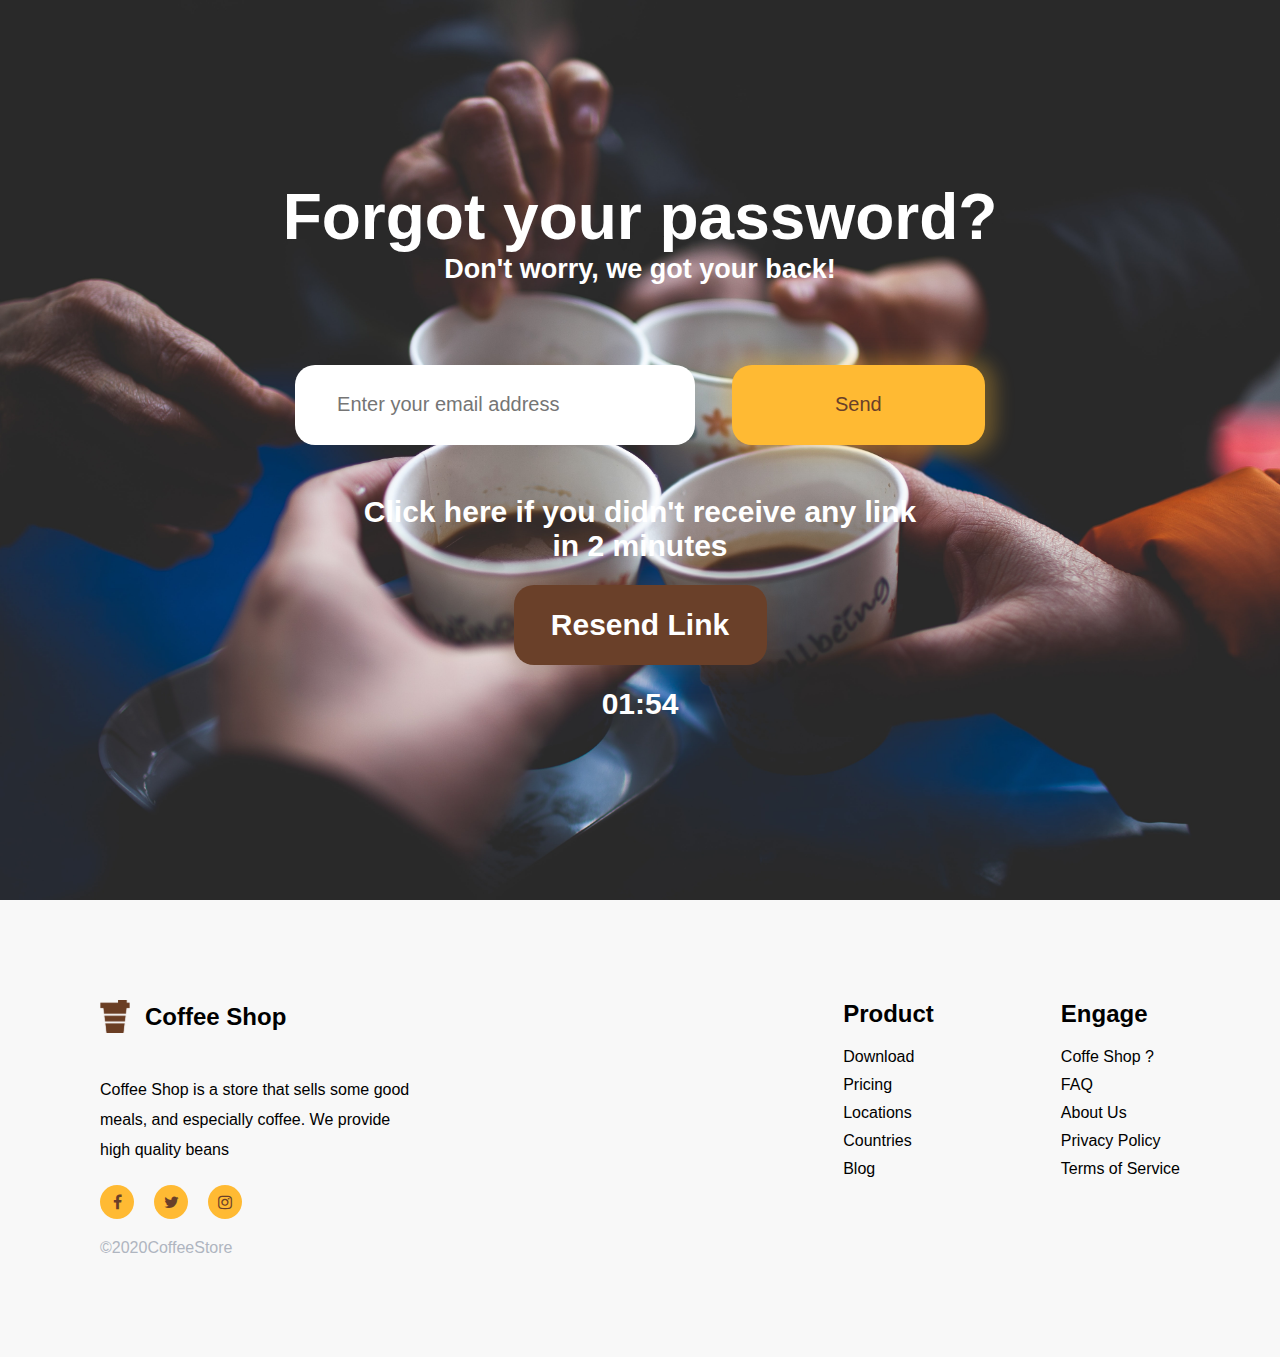
<file: Forgot/index.html>
<!DOCTYPE html>
<html lang="en">

<head>
  <meta charset="UTF-8">
  <meta http-equiv="X-UA-Compatible" content="IE=edge">
  <meta name="viewport" content="width=device-width, initial-scale=1.0">
  <link rel="stylesheet" href="style.css">
  <link rel="shortcut icon" href="../assets/icon-coffee.svg" type="image/x-icon">
  <!-- font awesome -->
  <link rel="stylesheet" href="https://cdnjs.cloudflare.com/ajax/libs/font-awesome/4.7.0/css/font-awesome.min.css">
  <title>Coffee Shop - Forgot</title>
</head>

<body>
  <section class="container-logot">
    <div class="logot">
      <div>
        <h1 class="forgot-title">Forgot your password?</h1>
        <p class="forgot-desc">Don't worry, we got your back!</p>
      </div>
      <form id="formForgot">
        <div class="form-email">
          <input type="text" placeholder="Enter your email address" id="emailInput" onkeyup="validasiEmail()">
          <span id="emailError"></span>
          <div class="circle-check" id="circleCheck"></div>
          <span id="submitError" class="submitError"></span>
          <button class="btn-send pointer" onclick="submitForm()">Send</button>
        </div>
        <div class="resend">
          <p class="resend-txt">Click here if you didn't receive any link <br /> in 2 minutes</p>
          <button class="btn-resend pointer">Resend Link</button>
          <p class="resend-time">01:54</p>
        </div>
      </form>
      <!-- Overlay dan modal -->
      <div class="overlay" id="overlay"></div>
      <div class="modal" id="modal">
      </div>
    </div>
  </section>
  <footer>
    <div class="footer-desc">
      <div class="footer-icon">
        <img src="../assets/icon-coffee.svg" alt="icon-coffee">
        <h2 class="title">Coffee Shop</h2>
      </div>
      <p class="desc">Coffee Shop is a store that sells some good <br /> meals, and especially coffee. We provide
        <br /> high quality beans</p>
      <div class="social-media">
        <ul>
          <li><a href="#" class="fa fa-facebook"></a></li>
          <li><a href="#" class="fa fa-twitter"></a></li>
          <li><a href="#" class="fa fa-instagram"></a></li>
        </ul>
      </div>
      <div class="copyright">&copy;2020CoffeeStore</div>
    </div>
    <div class="footer-menu">
      <div class="product">
        <h2>Product</h2>
        <ul class="product-list">
          <li>Download</li>
          <li>Pricing</li>
          <li>Locations</li>
          <li>Countries</li>
          <li>Blog</li>
        </ul>
      </div>
      <div class="engage">
        <h2>Engage</h2>
        <ul class="engage-list">
          <li>Coffe Shop ?</li>
          <li>FAQ</li>
          <li>About Us</li>
          <li>Privacy Policy</li>
          <li>Terms of Service</li>
        </ul>
      </div>
    </div>
  </footer>
  <script src="./main.js"></script>
</body>

</html>
</file>
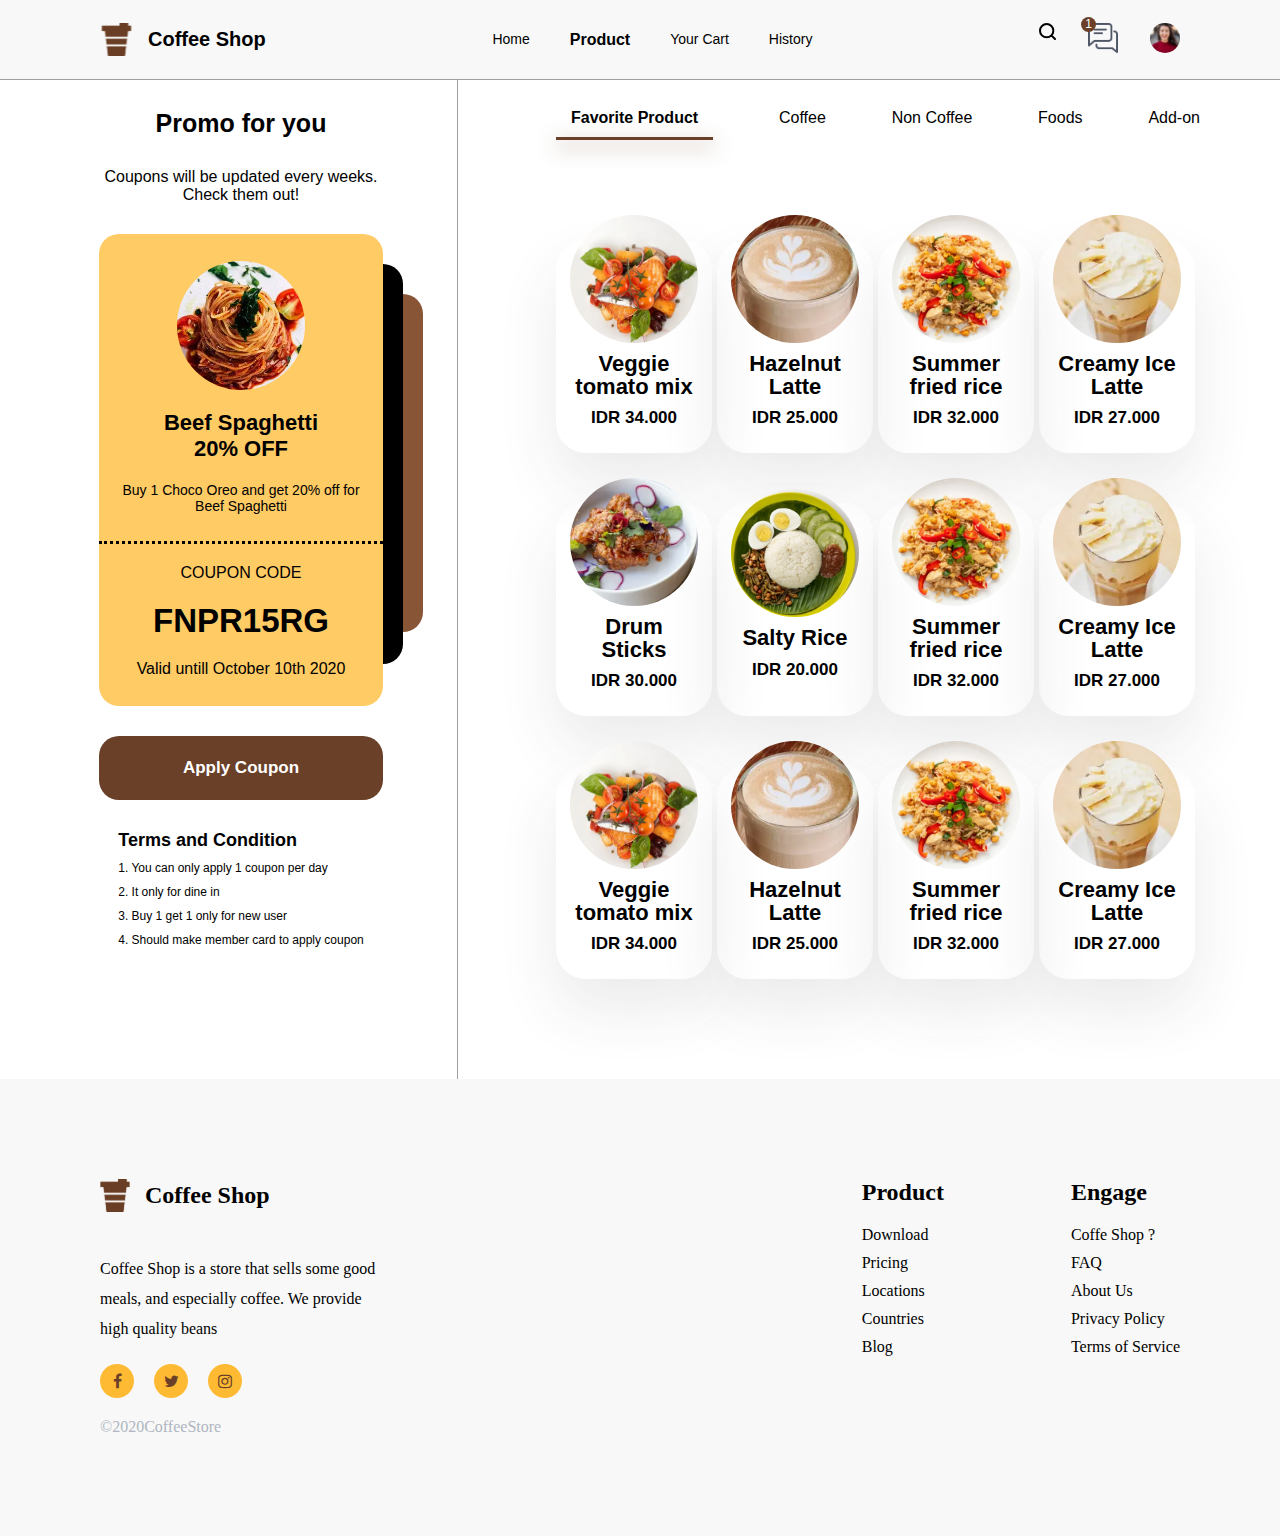
<file: Product/product.html>
<!DOCTYPE html>
<html lang="en">

<head>
  <meta charset="UTF-8">
  <meta http-equiv="X-UA-Compatible" content="IE=edge">
  <meta name="viewport" content="width=device-width, initial-scale=1.0">
  <link rel="stylesheet" href="style.css">
  <link rel="shortcut icon" href="../assets/icon-coffee.svg" type="image/x-icon">
  <!-- font awesome -->
  <link rel="stylesheet" href="https://cdnjs.cloudflare.com/ajax/libs/font-awesome/4.7.0/css/font-awesome.min.css">
  <title>Coffee Shop - Product</title>
</head>

<body>
  <header>
    <nav>
      <div class="logo pointer">
        <img src="../assets/icon-coffee.svg" alt="icon-coffee">
        <h1 class="logo-title">Coffee Shop</h1>
      </div>
      <div class="menu-list pointer">
        <ul id="menu-list">
          <li><a href="../index.html">Home</a></li>
          <li class="active"><a href="#">Product</a></li>
          <li>Your Cart</li>
          <li><a href="../historyCust/history.html">History</a></li>
        </ul>
      </div>
      <div class="profile pointer">
        <ul id="menu-profile">
          <div class="search">
            <img src="../assets/search.svg" alt="search">
          </div>
          <div class="notif"><img src="../assets/chat.svg" alt="notif-chat"></div>
          <li><a href="../Profile/profile.html"><img src="../assets/profil.svg" alt="profil"></a></li>
        </ul>
      </div>
      <img fetchpriority="low" src="../assets/menu-icon.svg" alt="menu-icon" class="menu pointer" id="humberger">
    </nav>
  </header>
  <section class="container-product">
    <div class="product-txt">
      <div class="title-product">Promo for you</div>
      <div class="desc-product">Coupons will be updated every weeks. <br />
        Check them out! </div>
      <div class="card-promo">
        <div class="promo-wrapper">
          <div class="promos">
            <div class="promo-img">
            </div>
            <div class="promo-title">Beef Spaghetti <br /> 20% OFF</div>
            <div class="promo-desc">Buy 1 Choco Oreo and get 20% off for Beef Spaghetti</div>
          </div>
          <div class="txt-cuopon">
            <p class="txt-title">COUPON CODE</p>
            <p class="code-promo">FNPR15RG</p>
            <p>Valid untill October 10th 2020</p>
          </div>
        </div>
      </div>
      <button class="btn-cuopon pointer">Apply Coupon</button>
      <div class="list">
        <ul>
          <h2>Terms and Condition</h2>
          <li>
            1. You can only apply 1 coupon per day
          </li>
          <li>
            2. It only for dine in
          </li>
          <li>
            3. Buy 1 get 1 only for new user
          </li>
          <li>
            4. Should make member card to apply coupon
          </li>
        </ul>
      </div>
    </div>
    <div class="menu-product">
      <ul>
        <li>
          <p class="product-actives">Favorite Product</p>
          <div class="underline"></div>
        </li>
        <li>Coffee</li>
        <li>Non Coffee</li>
        <li>Foods</li>
        <li>Add-on</li>
      </ul>
      <div class="card-wrapper">
        <div class="card">
          <div class="card-img img-style1">
          </div>
          <div class="product-name">
            <div class="card-title"><a href="../productDetails/productDetails.html">Veggie tomato mix</a></div>
            <div class="price"><a href="../productDetails/productDetails.html">IDR 34.000</a></div>
          </div>
        </div>
        <div class="card">
          <div class="card-img img-style2">
          </div>
          <div class="product-name">
            <div class="card-title"><a href="../productDetails/productDetails.html">Hazelnut Latte</a></div>
            <div class="price">IDR 25.000</div>
          </div>
        </div>
        <div class="card">
          <div class="card-img img-style3">
          </div>
          <div class="product-name">
            <div class="card-title">Summer fried rice</a></div>
            <div class="price">IDR 32.000</div>
          </div>
        </div>
        <a href="../productDetails/productDetails.html">
          <div class="card">
            <div class="card-img img-style4">
            </div>

            <div class="product-name">
              <div class="card-title">Creamy Ice Latte</div>
              <div class="price">IDR 27.000</div>
            </div>
          </div>
        </a>
        <div class="card">
          <div class="card-img img-style5">
          </div>
          <div class="product-name">
            <div class="card-title">Drum Sticks</div>
            <div class="price">IDR 30.000</div>
          </div>
        </div>
        <div class="card">
          <div class="card-img img-style6">
          </div>
          <div class="product-name">
            <div class="card-title">Salty Rice</div>
            <div class="price">IDR 20.000</div>
          </div>
        </div>
        <div class="card">
          <div class="card-img img-style7">
          </div>
          <div class="product-name">
            <div class="card-title">Summer fried rice</div>
            <div class="price">IDR 32.000</div>
          </div>
        </div>
        <div class="card">
          <div class="card-img img-style8">
          </div>
          <div class="product-name">
            <div class="card-title">Creamy Ice Latte</div>
            <div class="price">IDR 27.000</div>
          </div>
        </div>
        <div class="card">
          <div class="card-img img-style9">
          </div>
          <div class="product-name">
            <div class="card-title">Veggie tomato mix</div>
            <div class="price">IDR 34.000</div>
          </div>
        </div>
        <div class="card">
          <div class="card-img img-style10">
          </div>
          <div class="product-name">
            <div class="card-title">Hazelnut Latte</div>
            <div class="price">IDR 25.000</div>
          </div>
        </div>
        <div class="card">
          <div class="card-img img-style11">
          </div>
          <div class="product-name">
            <div class="card-title">Summer fried rice</div>
            <div class="price">IDR 32.000</div>
          </div>
        </div>
        <div class="card">
          <div class="card-img img-style12">
          </div>
          <div class="product-name">
            <div class="card-title">Creamy Ice Latte</div>
            <div class="price">IDR 27.000</div>
          </div>
        </div>
      </div>
    </div>
  </section>
  <footer>
    <div class="footer-desc">
      <div class="footer-icon">
        <img src="../assets/icon-coffee.svg" alt="icon-coffee">
        <h2 class="title">Coffee Shop</h2>
      </div>
      <p class="desc">Coffee Shop is a store that sells some good <br /> meals, and especially coffee. We provide
        <br /> high quality beans</p>
      <div class="social-media">
        <ul>
          <li><a href="#" class="fa fa-facebook"></a></li>
          <li><a href="#" class="fa fa-twitter"></a></li>
          <li><a href="#" class="fa fa-instagram"></a></li>
        </ul>
      </div>
      <div class="copyright">&copy;2020CoffeeStore</div>
    </div>
    <div class="footer-menu">
      <div class="product">
        <h2>Product</h2>
        <ul class="product-list">
          <li>Download</li>
          <li>Pricing</li>
          <li>Locations</li>
          <li>Countries</li>
          <li>Blog</li>
        </ul>
      </div>
      <div class="engage">
        <h2>Engage</h2>
        <ul class="engage-list">
          <li>Coffe Shop ?</li>
          <li>FAQ</li>
          <li>About Us</li>
          <li>Privacy Policy</li>
          <li>Terms of Service</li>
        </ul>
      </div>
    </div>
  </footer>
  <script src="./main.js"></script>
</body>

</html>
</file>
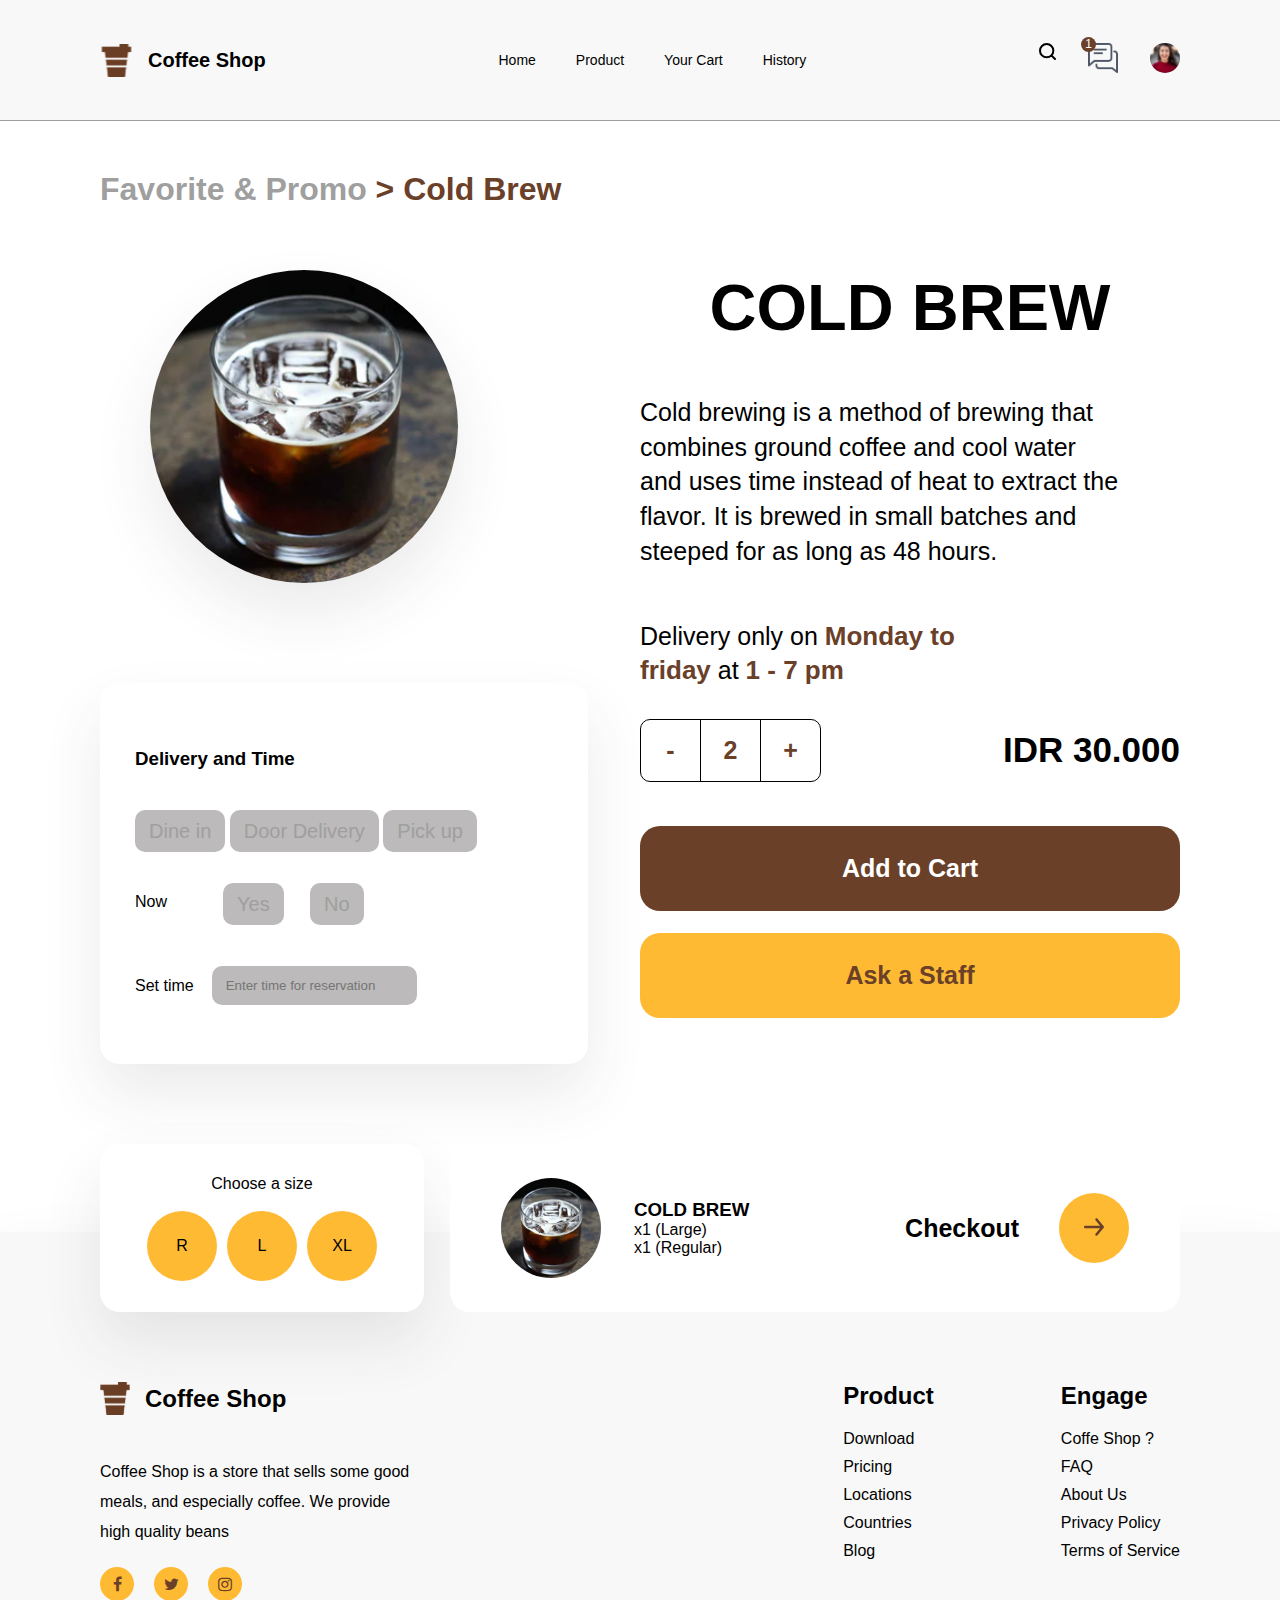
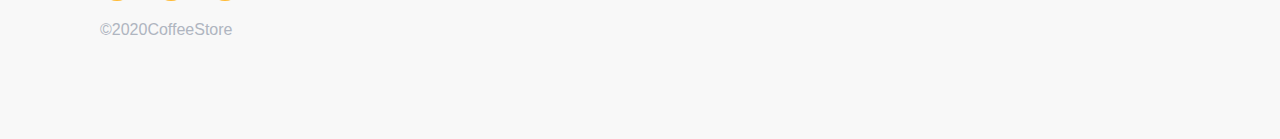
<file: productDetails/productDetails.html>
<!DOCTYPE html>
<html lang="en">

<head>
  <meta charset="UTF-8">
  <meta http-equiv="X-UA-Compatible" content="IE=edge">
  <meta name="viewport" content="width=device-width, initial-scale=1.0">
  <link rel="stylesheet" href="style.css">
  <link rel="shortcut icon" href="../assets/icon-coffee.svg" type="image/x-icon">
  <!-- font awesome -->
  <link rel="stylesheet" href="https://cdnjs.cloudflare.com/ajax/libs/font-awesome/4.7.0/css/font-awesome.min.css">
  <title>Coffee Shop - Product Details</title>
</head>

<body>
  <header>
    <nav>
      <div class="logo pointer">
        <img src="../assets/icon-coffee.svg" alt="icon-coffee">
        <h1 class="logo-title">Coffee Shop</h1>
      </div>
      <div class="menu-list pointer">
        <ul id="menu-list">
          <li><a href="../index.html">Home</a></li>
          <li><a href="../Product/product.html">Product</a></li>
          <li>Your Cart</li>
          <li><a href="../historyCust/history.html">History</a></li>
        </ul>
      </div>
      <div class="profile pointer">
        <ul id="menu-profile">
          <div class="search">
            <img src="../assets/search.svg" alt="search">
          </div>
          <div class="notif"><img src="../assets/chat.svg" alt="notif-chat"></div>
          <li><a href="../Profile/profile.html"><img src="../assets/profil.svg" alt="profil"></a></li>
        </ul>
      </div>
      <img fetchpriority="low" src="../assets/menu-icon.svg" alt="menu-icon" class="menu pointer" id="humberger">
    </nav>
  </header>
  <section class="container-product-details">
    <div class="product-details">
      <h1>Favorite & Promo <span> > Cold Brew </span></h1>
      <div class="product-details-top">
        <div class="left">
          <div class="img"></div>
          <div class="card-delivery">
            <h3 class="title">Delivery and Time</h3>
            <div class="radio-group pointer">
              <input type="radio" id="mybtn1" name="selector">
              <label for="mybtn1">Dine in</label>
              <input type="radio" id="mybtn2" name="selector">
              <label for="mybtn2">Door Delivery</label>
              <input type="radio" id="mybtn3" name="selector">
              <label for="mybtn3">Pick up</label>
            </div>
            <div class="select-time">
              <p>Now</p>
              <div class="radio-group pointer">
                <input type="radio" id="mybtn4" name="selector">
                <label for="mybtn4">Yes</label>
                <input type="radio" id="mybtn5" name="selector">
                <label for="mybtn5" class="marginleft">No</label>
              </div>
            </div>
            <div class="set-time">
              <p class="txt">Set time</p>
              <input type="text" placeholder="Enter time for reservation">
            </div>
          </div>
        </div>
        <div class="right">
          <h2 class="title">COLD BREW</h2>
          <p class="desc">Cold brewing is a method of brewing that <br /> combines ground coffee and cool water <br />
            and uses time
            instead of heat to extract the <br /> flavor. It is brewed in small batches and <br /> steeped for as long
            as 48 hours.
            <br />
            <div class="txt-delivery"> Delivery only on <span>Monday to <br /> friday</span> at <span>1 - 7 pm</span>
            </div>
          </p>
          <div class="add">
            <div class="btn-add">
              <button class="add1">-</button>
              <div class="add2">2</div>
              <button class="add1">+</button>
            </div>
            <div class="price">IDR 30.000</div>
          </div>
          <div class="btn">
            <button class="add-cart pointer">Add to Cart</button>
            <button class="ask-staff pointer">Ask a Staff</button>
          </div>
        </div>
      </div>
      <div class="product-details-bottom">
        <div class="card-size">
          <p class="title">Choose a size</p>
          <div class="radio-size pointer">
            <div class="rounded">
              <input type="radio" id="radio1" name="selector">
              <label for="radio1" class="roundeed">R</label>
            </div>
            <div class="rounded">
              <input type="radio" id="radio2" name="selector">
              <label for="radio2" class="roundeed">L</label>
            </div>
            <div class="rounded">
              <input type="radio" id="radio3" name="selector">
              <label for="radio3" class="roundeed">XL</label>
            </div>
          </div>
        </div>
        <div class="card-checkout">
          <div class="imgs">
            <div class="img"></div>
            <div class="txt">
              <h3>COLD BREW</h3>
              <p>x1 (Large)</p>
              <p>x1 (Regular)</p>
            </div>
          </div>
          <div class="checkout">
            <p class="txt">Checkout</p>
            <button><img src="../assets/arrow.svg" alt="arrow"></button>
          </div>
        </div>
      </div>
    </div>
  </section>
  <footer>
    <div class="footer-desc">
      <div class="footer-icon">
        <img src="../assets/icon-coffee.svg" alt="icon-coffee">
        <h2 class="title">Coffee Shop</h2>
      </div>
      <p class="desc">Coffee Shop is a store that sells some good <br /> meals, and especially coffee. We provide
        <br /> high quality beans</p>
      <div class="social-media">
        <ul>
          <li><a href="#" class="fa fa-facebook"></a></li>
          <li><a href="#" class="fa fa-twitter"></a></li>
          <li><a href="#" class="fa fa-instagram"></a></li>
        </ul>
      </div>
      <div class="copyright">&copy;2020CoffeeStore</div>
    </div>
    <div class="footer-menu">
      <div class="product">
        <h2>Product</h2>
        <ul class="product-list">
          <li>Download</li>
          <li>Pricing</li>
          <li>Locations</li>
          <li>Countries</li>
          <li>Blog</li>
        </ul>
      </div>
      <div class="engage">
        <h2>Engage</h2>
        <ul class="engage-list">
          <li>Coffe Shop ?</li>
          <li>FAQ</li>
          <li>About Us</li>
          <li>Privacy Policy</li>
          <li>Terms of Service</li>
        </ul>
      </div>
    </div>
  </footer>
  <script src="./main.js"></script>
</body>

</html>
</file>
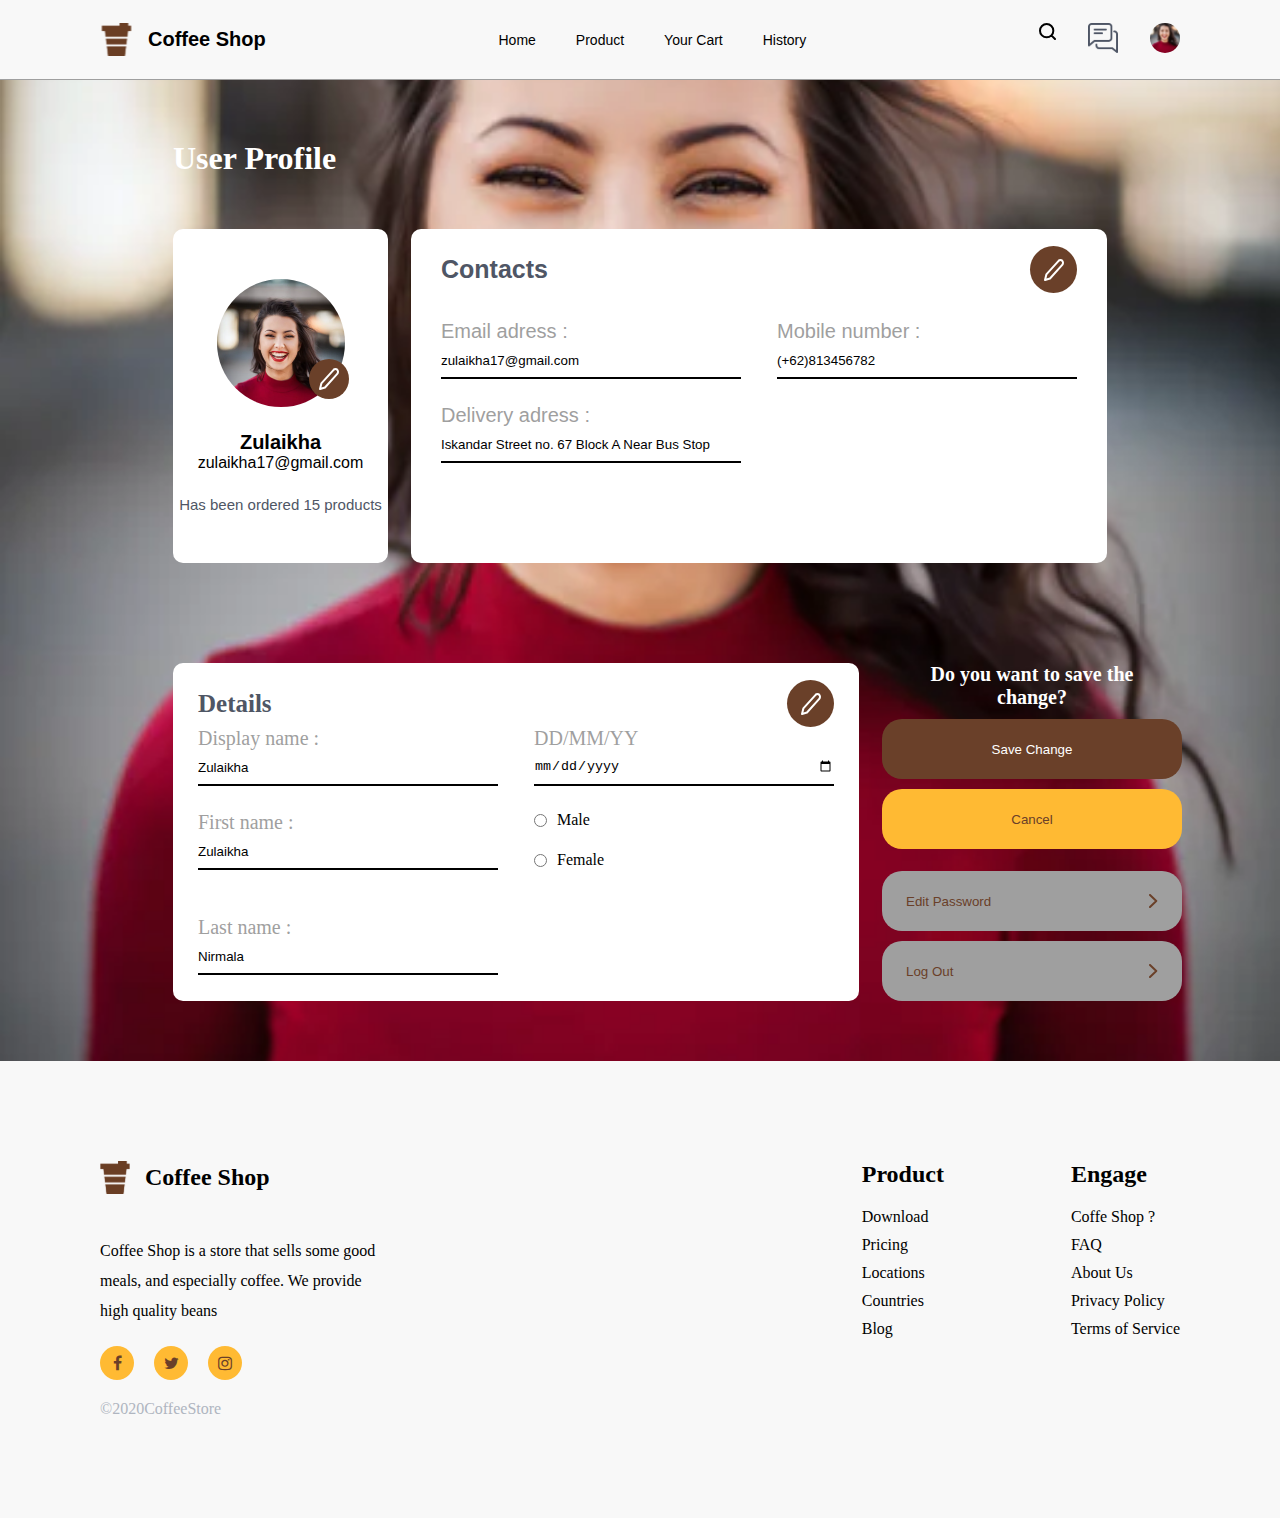
<file: Profile/profile.html>
<!DOCTYPE html>
<html lang="en">

<head>
  <meta charset="UTF-8">
  <meta http-equiv="X-UA-Compatible" content="IE=edge">
  <meta name="viewport" content="width=device-width, initial-scale=1.0">
  <link rel="stylesheet" href="style.css">
  <link rel="shortcut icon" href="../assets/icon-coffee.svg" type="image/x-icon">
  <!-- font awesome -->
  <link rel="stylesheet" href="https://cdnjs.cloudflare.com/ajax/libs/font-awesome/4.7.0/css/font-awesome.min.css">
  <title>Coffee Shop - Profile</title>
</head>

<body>
  <header>
    <nav>
      <div class="logo pointer">
        <img src="../assets/icon-coffee.svg" alt="icon-coffee">
        <h1 class="logo-title">Coffee Shop</h1>
      </div>
      <div class="menu-list pointer">
        <ul id="menu-list">
          <li><a href="../index.html">Home</a></li>
          <li><a href="../Product/product.html">Product</a></li>
          <li>Your Cart</li>
          <li><a href="../historyCust/history.html">History</a></li>
        </ul>
      </div>
      <div class="profile pointer">
        <ul id="menu-profile">
          <div class="search">
            <img src="../assets/search.svg" alt="search">
          </div>
          <div class="notif"><img src="../assets/chat.svg" alt="notif-chat"></div>
          <li><a href="../Profile/profile.html"><img src="../assets/profil.svg" alt="profil"></a></li>
        </ul>
      </div>
      <img fetchpriority="low" src="../assets/menu-icon.svg" alt="menu-icon" class="menu pointer" id="humberger">
    </nav>
  </header>
  <section class="container-profile">
    <div class="title">
      <h1>User Profile</h1>
    </div>
    <div class="profile-wrapper">
      <div class="profile-top">
        <div class="card-user">
          <div class="profile-card">
            <div class="img">
              <div class="icon"><img src="../assets/pencil.svg" alt="pencil"></div>
            </div>
            <div class="txt">
              <p class="name">Zulaikha</p>
              <p class="email">zulaikha17@gmail.com</p>
            </div>
            <div class="desc">Has been ordered 15 products</div>
          </div>
        </div>
        <div class="form-contact">
          <div class="form-header">
            <div class="title">
              Contacts
            </div>
            <div class="icon" onclick="enableEdit()"><img src="../assets/pencil.svg" alt="pencil"></div>
          </div>
          <form>
            <div class="forms">
              <div class="input-form">
                <p class="title">Email adress :</p>
                <input type="text" class="email" id="email" value="zulaikha17@gmail.com" readonly>
              </div>
              <div class="input-form">
                <p class="title">Mobile number :</p>
                <input type="text" class="number" id="number" value="(+62)813456782" readonly>
              </div>
            </div>
            <div class="input-form">
              <p class="title">Delivery adress :</p>
              <input type="text" class="address" id="address" value="Iskandar Street no. 67 Block A Near Bus Stop"
                readonly>
            </div>
          </form>
        </div>
      </div>
      <div class="profile-bottom">
        <div class="form-details">
          <div class="form-header">
            <div class="title">
              Details
            </div>
            <div class="icon"><img src="../assets/pencil.svg" alt="pencil"></div>
          </div>
          <form>
            <div class="forms">
              <div class="input-form">
                <p class="title">Display name :</p>
                <input type="text" value="Zulaikha">
              </div>
              <div class="input-form">
                <p class="title">DD/MM/YY</p>
                <input type="date" value="03/04/90">
              </div>
            </div>
            <div class="forms">
              <div class="input-form">
                <p class="title">First name :</p>
                <input type="text" value="Zulaikha">
              </div>
              <div class="radio">
                <div class="gender">
                  <input type="radio" id="male" name="selector">
                  <label for="male">Male</label>
                </div>
                <div class="gender">
                  <input type="radio" id="female" name="selector">
                  <label for="female">Female</label>
                </div>
              </div>
            </div>
            <div class="input-form">
              <p class="title">Last name :</p>
              <input type="text" value="Nirmala">
            </div>
          </form>
        </div>
        <div class="btn-group">
          <p class="title">Do you want to save the <br /> change?</p>
          <div class="btn">
            <div class="flex">
              <button class="save pointer" onclick="saveForm()">Save Change</button>
              <button class="cancle">Cancel</button>
            </div>
            <div class="flex">
              <button class="edit">
                <p>Edit Password</p>
                <img src="../assets/arrow-.svg" alt="arrow">
              </button>
              <a href="../Forgot/index.html">
                <button class="logout">
                  <p>Log Out</p>
                  <img src="../assets/arrow-.svg" alt="arrow">
                </button>
              </a>
            </div>
          </div>
        </div>
      </div>
    </div>
    </div>
  </section>
  <footer>
    <div class="footer-desc">
      <div class="footer-icon">
        <img src="../assets/icon-coffee.svg" alt="icon-coffee">
        <h2 class="title">Coffee Shop</h2>
      </div>
      <p class="desc">Coffee Shop is a store that sells some good <br /> meals, and especially coffee. We provide
        <br /> high quality beans</p>
      <div class="social-media">
        <ul>
          <li><a href="#" class="fa fa-facebook"></a></li>
          <li><a href="#" class="fa fa-twitter"></a></li>
          <li><a href="#" class="fa fa-instagram"></a></li>
        </ul>
      </div>
      <div class="copyright">&copy;2020CoffeeStore</div>
    </div>
    <div class="footer-menu">
      <div class="product">
        <h2>Product</h2>
        <ul class="product-list">
          <li>Download</li>
          <li>Pricing</li>
          <li>Locations</li>
          <li>Countries</li>
          <li>Blog</li>
        </ul>
      </div>
      <div class="engage">
        <h2>Engage</h2>
        <ul class="engage-list">
          <li>Coffe Shop ?</li>
          <li>FAQ</li>
          <li>About Us</li>
          <li>Privacy Policy</li>
          <li>Terms of Service</li>
        </ul>
      </div>
    </div>
  </footer>
  <script src="./main.js"></script>

</body>

</html>
</file>
<file: Forgot/style.css>
:root {
  --color-primary: #FFBA33;
  --color-secondary: #6A4029;
  --background-primary: #F8F8F8;
  --background-secondary: #FFFFFF;
  --color-border: #4F5665;
}

@import url('https://fonts.googleapis.com/css2?family=DM+Sans&family=Rubik:wght@400;500;600;700&display=swap');

* {
  margin: 0;
  padding: 0;
  box-sizing: border-box;
  list-style: none;
  text-decoration: none;
  font-family: 'Rubik', sans-serif;
}

body {
  max-width: 1440px;
}

.container-logot {
  display: flex;
  flex-direction: column;
  align-items: center;
  background-image: url(../assets/bg-forgot.webp);
  background-position: center;
  background-size: cover;
  height: 100vh;
  padding: 220px 150px;
}

.logot {
  height: 100%;
  width: 100%;
  display: flex;
  flex-direction: column;
  justify-content: center;
  text-align: center;
  gap: 80px;
  color: var(--background-secondary);
}

.logot img {
  position: absolute;
  width: 100%;
  height: 100%;
  z-index: -1;
}

.forgot-title {
  font-size: 64px;
  font-weight: 700;
}

.forgot-desc {
  font-size: 27px;
  font-weight: 700;
}

.form-email {
  display: flex;
  justify-content: center;
  gap: 2.3rem;
  margin-bottom: 50px;
}

.form-email input,
.btn-send,
.btn-resend {
  border: none;
  border-radius: 20px;
  font-size: 20px;
}

.form-email input {
  width: 400px;
  height: 80px;
  padding: 35px 42px;
  outline: none;
}

.btn-send {
  width: 253px;
  height: 80px;
  background-color: var(--color-primary);
  color: var(--color-secondary);
  box-shadow: 2px 1px 18px 9px rgba(255, 186, 51, 0.3);
}

.resend {
  display: flex;
  flex-direction: column;
  gap: 22px;
  align-items: center;
}

.resend .resend-txt,
.resend .resend-time {
  font-size: 30px;
  font-weight: 700;
}

.btn-resend {
  width: 253px;
  height: 80px;
  background-color: var(--color-secondary);
  color: var(--background-secondary);
  font-size: 30px;
  font-weight: 700;
  box-shadow: 2px 1px 18px 9px rgba(106, 64, 41, 0.3);
}

.pointer {
  cursor: pointer;
  -webkit-user-select: none;
  -ms-user-select: none;
  user-select: none;
}

.form-email span {
  width: 10%;
  font-size: 12px;
  position: absolute;
  transform: translate(-20vw, 7px);
  color: #CF0A0A;
}

.form-email .submitError {
  transform: translate(125%, 7px);
  width: 13%;
}

form span {
  font-size: 12px;
  color: #CF0A0A;
}

/* modal */
/* overlay and modal */

.overlay {
  position: fixed;
  z-index: 2;
  top: 0;
  left: 0;
  width: 100%;
  height: 100%;
  background-color: rgba(0, 0, 0, 0.5);
  display: none;
}

.modal {
  text-align: center;
  width: 450px;
  height: 200px;
  position: fixed;
  z-index: 3;
  top: 50%;
  left: 50%;
  transform: translate(-50%, -50%);
  background-color: white;
  padding: 40px;
  border-radius: 20px;
  display: none;
}

.modal h3 {
  font-size: 30px;
  margin-bottom: 40px;
  color: #000000;
}

.modal p {
  font-size: 18px;
  color: #000000;
}

.modal button {
  width: 100px;
  height: 50px;
  margin: 5px;
  padding: 10px 20px;
  border: none;
  border-radius: 20px;
  cursor: pointer;
  font-size: 20px;
  margin-top: 69px;
}

.modal .btnOke {
  background-color: var(--background-secondary);
  border: 2px solid var(--color-secondary);
  color: var(--color-secondary);
}

.modal .btnOke:hover {
  background-color: var(--color-secondary);
  color: var(--background-secondary);
}

.circle-check {
  width: 20px;
  height: 20px;
  border-radius: 50%;
  border: 2px solid green;
  position: absolute;
  display: none;
  transform: translate(28px, 30px);
}

.circle-check::before {
  content: "\2713";
  font-size: 15px;
  font-weight: 700;
  color: green;
  position: absolute;
  top: 50%;
  left: 50%;
  transform: translate(-50%, -50%);
}

footer {
  display: flex;
  justify-content: space-between;
  padding: 100px 100px;
  background-color: var(--background-primary);
}

.footer-desc .footer-icon {
  display: flex;
  align-items: center;
  margin-bottom: 22px;
  gap: 15px;
}

.footer-desc .desc {
  font-size: 16px;
  font-weight: 500;
  line-height: 30px;
}

.footer-desc {
  display: flex;
  flex-direction: column;
  gap: 20px;
}

.footer-icon img {
  width: 30px;
  height: 33px;
}

.footer-desc .copyright {
  font-size: 16px;
  font-weight: 400;
  color: #AFB5C0;
}

.footer-menu {
  display: flex;
  gap: 127px;
}

.footer-menu .product h2,
.footer-menu .engage h2 {
  margin-bottom: 20px;
}

.product .product-list,
.engage .engage-list {
  display: flex;
  flex-direction: column;
  gap: 10px;
}

.social-media ul {
  display: flex;
  gap: 20px;
}

.social-media ul li {
  display: flex;
  justify-content: center;
  align-items: center;
  border-radius: 50%;
  width: 34px;
  height: 34px;
  background-color: var(--color-primary);
}

.fa-facebook,
.fa-twitter,
.fa-instagram {
  color: var(--color-secondary);
}

.pointer {
  cursor: pointer;
}

@media (max-width: 768px) {
  .container-logot {
    height: fit-content;
    padding: 50px 100px;
  }

  .forgot-title {
    font-size: 32px;
  }

  .forgot-desc {
    font-size: 15px;
  }

  .form-email {
    flex-direction: column;
    align-items: center;
    gap: 1.5rem;
  }

  .form-email input {
    width: 60%;
    height: 20px;
    padding: 20px;
  }

  .form-email span {
    transform: translate(-12vw, -50px);
    width: fit-content;
  }

  .form-email .submitError {
    transform: translate(0%, -4px);
    width: fit-content;
  }

  .circle-check {
    transform: translate(144px, -37px);
  }

  .btn-send {
    width: 30%;
    height: 50px;
  }

  .form-email input,
  .btn-send,
  .btn-resend {
    font-size: 20px;
  }

  .resend .resend-txt,
  .resend .resend-time {
    font-size: 20px;
  }

  .btn-resend {
    width: 60%;
    height: 60px;
  }

  .modal {
    width: auto;
  }

  .modal h3 {
    font-size: 20px;
  }

  .modal p {
    font-size: 16px;
  }

  footer {
    padding: 100px 80px;
  }

  .footer-menu {
    gap: 30px;
  }

  .footer-desc .footer-icon {
    margin-bottom: 0px;
  }
}

@media (max-width: 428px) {
  .container-logot {
    padding: 25px 10px;
  }

  .form-email input,
  .btn-send,
  .btn-resend {
    font-size: 14px;
  }

  .form-email span {
    transform: translate(-11vw, -50px);
  }

  .circle-check {
    transform: translate(100px, -37px);
  }

  .modal {
    width: max-content;
  }

  .modal h3 {
    font-size: 18px;
  }

  .modal p {
    font-size: 14px;
  }

  footer {
    padding: 40px 20px 40px;
    flex-direction: column-reverse;
  }

  .footer-desc .footer-icon,
  .footer-desc .desc {
    position: relative;
    transform: translateY(-155px);
  }

  .footer-menu {
    transform: translateY(175px);
    justify-content: space-between;
  }

  .footer-menu .product h2,
  .footer-menu .engage h2 {
    font-size: 16px;
  }

  .social-media,
  .footer-desc .copyright {
    transform: translateY(30px);
  }
}
</file>
<file: Product/style.css>
:root {
  --color-primary: #FFBA33;
  --color-secondary: #6A4029;
  --background-primary: #F8F8F8;
  --background-secondary: #FFFFFF;
  --color-line: #9F9F9F;
  --shadow: #BCBABA;
  --font-primary: 'Rubik', sans-serif;
  --font-secondary: 'Poppins', sans-serif;
  --padding-secondary: 100px
}

@import url('https://fonts.googleapis.com/css2?family=DM+Sans&family=Poppins:wght@400;700;900&family=Rubik:wght@400;500;600;700;800&display=swap');

* {
  margin: 0;
  padding: 0;
  box-sizing: border-box;
  list-style: none;
  text-decoration: none;
}

body {
  max-width: 1482px;
}

a {
  color: #000000;
}

.pointer {
  cursor: pointer;
  -webkit-user-select: none;
  -ms-user-select: none;
  user-select: none;
}

header {
  display: flex;
  justify-content: center;
  align-items: center;
  height: 80px;
  background-color: var(--background-primary);
  border-bottom: 0.5px solid var(--color-line);
  padding: 0px var(--padding-secondary);
}

header>* {
  font-family: var(--font-primary);
}

nav {
  width: 100%;
  display: flex;
  justify-content: space-between;
  align-items: center;

}

nav .logo {
  display: flex;
  align-items: center;
  gap: 15px;
}

nav .menu {
  display: none;
  width: 30px;
  height: 30px;
}

.logo img {
  width: 33px;
  height: 33px;
}

.logo h1 {
  font-size: 20px;
  font-weight: 700;
}

nav .menu-list ul {
  display: flex;
  gap: 40px;
}

nav .menu-list ul li {
  font-size: 14px;
}

nav .menu-list .active,
nav .menu-list ul li:hover {
  font-size: 16px;
  font-weight: 700;
  color: var(--color-secondary);
}

nav .menu-profile ul {
  display: flex;
  align-items: center;
  gap: 40px;
}

nav .menu-profile ul .search {
  background-color: var(--background-secondary);
}

nav .profile ul .notif::after {
  content: "1";
  background-color: var(--color-secondary);
  width: 15px;
  height: 15px;
  border-radius: 50%;
  position: absolute;
  text-align: center;
  color: var(--background-secondary);
  font-size: 12px;
  transform: translate(-37px, -6px);
}

nav .profile ul {
  display: flex;
  gap: 32px;
}

.container-product {
  display: flex;
  padding: 0px 80px;
}

.product-txt {
  display: flex;
  align-items: center;
  flex-direction: column;
  padding: 29px 55px 0px 0px;
  flex: 1;
  border-right: 0.5px solid var(--color-line);
  gap: 30px;
}

.product-txt>* {
  font-family: var(--font-secondary);
}

.product-txt .title-product,
.product-txt .desc-product {
  text-align: center;
}

.product-txt .title-product {
  font-size: 25px;
  font-weight: 700;
}

.product-txt .card-promo {
  position: relative;
  height: 472px;
  width: 284px;
  background-color: #FFCB65;
  border-radius: 20px;
}

.product-txt>.card-promo::before {
  content: "";
  position: absolute;
  width: 284px;
  height: 338px;
  background-color: #895537;
  border-radius: 20px;
  top: 60px;
  left: 40px;
  z-index: -2;
}

.product-txt>.card-promo::after {
  content: "";
  position: absolute;
  width: 284px;
  height: 400px;
  background-color: #000000;
  border-radius: 20px;
  top: 30px;
  left: 20px;
  z-index: -1;
}

.promo-wrapper .promos {
  display: flex;
  flex-direction: column;
  align-items: center;
  padding: 27px 18px;
  gap: 20px;
  text-align: center;
}

.promos .promo-title {
  font-size: 22px;
  font-weight: 700;
}

.promos .promo-desc {
  font-size: 14px;
}

.txt-cuopon .txt-title {
  font-size: 16px;
}

.txt-cuopon .code-promo {
  font-size: 33px;
  font-weight: 700;
}


.promo-wrapper .promo-img {
  background: url(../assets/p1.webp);
  width: 128.98px;
  height: 128.98px;
  border-radius: 50%;
  background-size: 200%;
  background-position: right 55% bottom 25%;
}

.card-promo .promo-desc {
  text-align: center;
}

.promo-wrapper .txt-cuopon {
  display: flex;
  flex-direction: column;
  gap: 20px;
  text-align: center;
  width: 100%;
  margin: 0px !important;
  border-top: 3px dotted black;
  padding-top: 20px;
}

.btn-cuopon {
  width: 284px;
  height: 64px;
  background-color: var(--color-secondary);
  border-radius: 20px;
  border: none;
  color: var(--background-secondary);
  font-size: 17px;
  font-weight: 700;
}

.product-txt .list ul {
  display: flex;
  flex-direction: column;
  gap: 10px;
  font-size: 12px;
  font-weight: 400;
}

.menu-product>* {
  font-family: var(--font-secondary);
}

.menu-product {
  padding: 29px 0px 0px 98px;
  flex: 2;
}

.menu-product ul {
  display: flex;
  justify-content: space-between;
}

.menu-product .product-actives {
  padding: 0 15px 10px;
  font-weight: 700;
}

.underline {
  color: var(--color-secondary);
  border-bottom: 3px solid var(--color-secondary);
  box-shadow: 0px 6px 20px rgba(106, 64, 41, 0.67);
}

.card-wrapper {
  display: grid;
  grid-template-columns: repeat(4, 1fr);
  row-gap: 50px;
  padding: 100px 0;
}

.card {
  width: 156px;
  height: 213px;
  border-radius: 30px;
  display: flex;
  flex-direction: column;
  justify-content: center;
  align-items: center;
  box-shadow: 0px 30px 60px rgba(57, 57, 57, 0.1);
}

.card .card-img {
  position: relative;
  width: 128px;
  height: 128px;
  border-radius: 50%;
  bottom: 50px;
}

.card .img-style1,
.card .img-style9 {
  background-image: url(../assets/p2.webp);
  background-size: 200%;
  background-position: right 55% bottom 55%;
}

.card .img-style2,
.card .img-style10 {
  background-image: url(../assets/p3.webp);
  background-size: 170%;
  background-position: right 50% bottom 70%;
}

.card .img-style3,
.card .img-style7,
.card .img-style11 {
  background-image: url(../assets/p4.webp);
  background-size: 160%;
  background-position: right 50% bottom 50%;
}

.card .img-style4,
.card .img-style8,
.card .img-style12 {
  background-image: url(../assets/p5.webp);
  background-size: 180%;
  background-position: right 45% bottom 45%;
}

.card .img-style5 {
  background-image: url(../assets/p6.webp);
  background-size: 170%;
  background-position: right 52% bottom 70%;
}

.card .img-style6 {
  background-image: url(../assets/p7.webp);
  background-size: 200%;
  background-position: right 50% bottom 70%;
}

.card .product-name .card-title {
  text-align: center;
  font-size: 22px;
  font-weight: 900;
  line-height: 22.29px;
  padding: 0 18px;
  margin: -40px 0px 10px 0px;
}

.card .product-name .price {
  text-align: center;
  font-weight: 700;
  font-size: 17px;
}

footer {
  display: flex;
  justify-content: space-between;
  padding: 100px 100px;
  background-color: var(--background-primary);
}

.footer-desc .footer-icon {
  display: flex;
  align-items: center;
  margin-bottom: 22px;
  gap: 15px;
}

.footer-desc .desc {
  font-size: 16px;
  font-weight: 500;
  line-height: 30px;
}

.footer-desc {
  display: flex;
  flex-direction: column;
  gap: 20px;
}

.footer-icon img {
  width: 30px;
  height: 33px;
}

.footer-desc .copyright {
  font-size: 16px;
  font-weight: 400;
  color: #AFB5C0;
}

.footer-menu {
  display: flex;
  gap: 127px;
}

.footer-menu .product h2,
.footer-menu .engage h2 {
  margin-bottom: 20px;
}

.footer-menu>.product>.product-list,
.engage .engage-list {
  display: flex;
  flex-direction: column;
  gap: 10px;
}

.social-media ul {
  display: flex;
  gap: 20px;
}

.social-media ul li {
  display: flex;
  justify-content: center;
  align-items: center;
  border-radius: 50%;
  width: 34px;
  height: 34px;
  background-color: var(--color-primary);
}

.fa-facebook,
.fa-twitter,
.fa-instagram {
  color: var(--color-secondary);
}

@media (max-width: 768px) {
  nav .menu-list ul {
    height: 100vh;
    transform: translate(-42vw, 6%);
    width: 100%;
    background: var(--color-secondary);
    position: absolute;
    border-radius: 0px 0px 20px 20px;
    opacity: 0;
    padding: 139px 0px 20px;
    flex-direction: column;
    gap: 70px;
    align-items: center;
    z-index: 1;
  }

  .add-active {
    opacity: 1 !important;
  }

  nav>.profile>ul {
    position: relative;
    transform: translate(-56%, 190%);
    height: 10vh;
    width: 467%;
    justify-content: space-between;
    opacity: 0;
    z-index: 1;
    background: white;
    align-items: center;
    padding: -7px;
    border-radius: 10px;
  }

  header {
    padding: 0px;
    width: 100%;
  }

  nav {
    padding: 0px 50px;
  }

  nav .menu {
    display: inline;
  }

  .container-product {
    padding: 0px 0px;
    flex-direction: column-reverse;
  }

  .menu-product {
    padding: 30px 60px;
  }

  .menu-product ul {
    display: none;
  }

  .card-wrapper {
    grid-template-columns: repeat(3, 1fr);
    place-items: center;
    margin-top: 10%;
  }

  .product-txt {
    padding: 30px 0px;
    border: none;
    border-top: 2px dashed;
  }

  footer {
    padding: 50px 100px;
  }

  .footer-menu {
    gap: 30px;
  }

  .footer-desc .footer-icon {
    margin-bottom: 0px;
  }

}

@media (max-width: 428px) {
  nav {
    padding: 10px 20px;
  }

  nav .menu-list ul {
    transform: translate(-48%, 5%);
    width: 100%;
    height: 85vh;
    border-radius: 0px 0px 20px 20px;
    gap: 70px;
  }

  nav>.profile>ul {
    transform: translate(-50%, 160%);
    width: 200%;
  }

  .menu-product {
    padding: 0px 10px;
  }

  .menu-product ul {
    display: none;
  }

  .card-wrapper {
    grid-template-columns: repeat(2, 1fr);
  }


  footer {
    padding: 40px 20px;
    flex-direction: column-reverse;
  }

  .footer-desc .footer-icon,
  .footer-desc .desc {
    position: relative;
    transform: translateY(-155px);
  }

  .footer-menu {
    transform: translateY(175px);
    justify-content: space-between;
  }

  .footer-menu .product h2,
  .footer-menu .engage h2 {
    font-size: 16px;
  }

  .social-media,
  .footer-desc .copyright {
    transform: translateY(30px);
  }
}
</file>
<file: productDetails/style.css>
:root {
  --color-primary: #FFBA33;
  --color-secondary: #6A4029;
  --background-primary: #F8F8F8;
  --background-secondary: #FFFFFF;
  --color-line: #9F9F9F;
  --shadow: #BCBABA;
  --font-primary: 'Rubik', sans-serif;
  --font-secondary: 'Poppins', sans-serif;
  --padding-primary: 60px;
  --padding-secondary: 100px;
}

@import url('https://fonts.googleapis.com/css2?family=DM+Sans&family=Poppins:wght@400;700;900&family=Rubik:wght@400;500;600;700;800&display=swap');

* {
  margin: 0;
  padding: 0;
  box-sizing: border-box;
  list-style: none;
  text-decoration: none;
  font-family: var(--font-primary);
}

body {
  max-width: 1482px;
}

a {
  color: #000000;
}

header {
  display: flex;
  justify-content: center;
  align-items: center;
  height: 80px;
  background-color: var(--background-primary);
  border-bottom: 0.5px solid var(--color-line);
  padding: var(--padding-primary) var(--padding-secondary);
}

header>* {
  font-family: var(--font-primary);
}

nav {
  width: 100%;
  display: flex;
  justify-content: space-between;
  align-items: center;

}

nav .logo {
  display: flex;
  align-items: center;
  gap: 15px;
}

nav .menu {
  display: none;
  width: 30px;
  height: 30px;
}

.logo img {
  width: 33px;
  height: 33px;
}

.logo h1 {
  font-size: 20px;
  font-weight: 700;
}

nav .menu-list ul {
  display: flex;
  gap: 40px;
}

nav .menu-list ul li {
  font-size: 14px;
}

nav .menu-list .active,
nav .menu-list ul li:hover {
  font-size: 16px;
  font-weight: 700;
  color: var(--color-secondary);
}

nav .menu-profile ul {
  display: flex;
  align-items: center;
  gap: 40px;
}

nav .menu-profile ul .search {
  background-color: var(--background-secondary);
}

nav .profile ul .notif::after {
  content: "1";
  background-color: var(--color-secondary);
  width: 15px;
  height: 15px;
  border-radius: 50%;
  position: absolute;
  text-align: center;
  color: var(--background-secondary);
  font-size: 12px;
  transform: translate(-37px, -6px);
}

nav .profile ul {
  display: flex;
  gap: 32px;
}

.container-product-details {
  padding: 50px var(--padding-secondary) 0px var(--padding-secondary);
  font-family: var(--padding-secondary);
}

.product-details h1 {
  color: var(--color-line);
}

.product-details h1 span {
  color: var(--color-secondary);
}

.product-details .product-details-top {
  display: flex;
  margin-top: 62px;
}

.product-details .product-details-top .left,
.product-details .product-details-top .right {
  flex: 1;
}

.product-details .product-details-top .left {
  display: flex;
  flex-direction: column;
  gap: 100px;
}

.product-details-top .left .card-delivery {
  display: flex;
  flex-direction: column;
  gap: 50px;
  width: 488px;
  height: 381px;
  padding: 35px;
  border-radius: 20px;
  box-shadow: 0px 30px 60px rgb(57 57 57 / 10%);
}

.radio-group input[type=radio] {
  display: none;
}

input[type=radio]:checked+label {
  background-color: var(--color-secondary);
  color: var(--background-secondary);
  font-weight: 700;
}

.radio-group label {
  padding: 10px 14px;
  background-color: var(--shadow);
  color: var(--color-line);
  border-radius: 10px;
  cursor: pointer;
  font-size: 20px;
}

.marginleft {
  margin-left: 22px;
}

.card-delivery .select-time {
  display: flex;
  gap: 56px;
}

.card-delivery .set-time {
  display: flex;
  align-items: center;
  gap: 18px;
}

.card-delivery .set-time input {
  padding: 12px 14px;
  border-radius: 10px;
  background-color: var(--shadow);
  border: none;
  outline: none;
}

.product-details-top .left .img {
  position: relative;
  left: 50px;
  width: 308px;
  height: 313px;
  border-radius: 50%;
  background-image: url(../assets/dproduct.webp);
  background-size: 180%;
  background-repeat: no-repeat;
  background-position: right -125px bottom -167px;
  box-shadow: 0px 30px 60px rgb(57 57 57 / 10%);
}

.product-details-top .left .tilte {
  text-align: center;
  font-size: 65px;
  font-weight: 900;
}

.product-details-top .left .title {
  margin-top: 30px;
}

.product-details-top .right .desc,
.product-details-top .right .txt-delivery {
  margin-top: 50px;
  font-size: 25px;
  line-height: 34.71px;
}

.product-details-top .right .txt-delivery {
  margin-top: 50px;
}

.product-details-top .right .txt-delivery span {
  font-size: 26px;
  font-weight: 700;
  color: var(--color-secondary);
}

.product-details-top .right .title {
  text-align: center;
  font-size: 65px;
  font-weight: 900;
}

.product-details-top .right .add {
  display: flex;
  justify-content: space-between;
  align-items: center;
  margin-top: 31px;
}

.product-details-top .right .add .btn-add {
  display: flex;
  align-items: center;
  width: 181px;
  height: 63px;
  border: 1px solid black;
  text-align: center;
  border-radius: 10px;
}

.product-details-top .right .add .btn-add .add1 {
  flex: 1;
  align-items: center;
  border: none;
  background-color: var(--background-secondary);
  font-size: 25px;
  font-weight: 900;
  color: var(--color-secondary);
}

.product-details-top .right .add .btn-add .add2 {
  flex: 1;
  display: flex;
  align-items: center;
  justify-content: center;
  border-left: 1px solid black;
  border-right: 1px solid black;
  height: 100%;
  font-size: 25px;
  font-weight: 700;
  color: var(--color-secondary);
}

.product-details-top .right .add .price {
  font-size: 35px;
  font-weight: 700;
}

.right .btn {
  display: flex;
  flex-direction: column;
  gap: 22px;
  margin-top: 44px;
}

.right .btn button {
  height: 85px;
  border-radius: 20px;
  border: none;
}

.right .btn .add-cart,
.right .btn .ask-staff {
  font-size: 25px;
  font-weight: 700;
}

.right .btn .add-cart {
  color: var(--background-secondary);
  background-color: var(--color-secondary);
}

.right .btn .ask-staff {
  background-color: var(--color-primary);
  color: var(--color-secondary);
}

.product-details-bottom {
  position: relative;
  display: flex;
  justify-content: space-between;
  width: 100%;
  height: 168px;
  top: 80px;
  gap: 26px;
}

.product-details-bottom .card-size {
  display: flex;
  flex-direction: column;
  align-items: center;
  justify-content: center;
  gap: 18px;
  padding: 30px 50px;
  width: 30%;
  border-radius: 20px;
  background-color: var(--background-secondary);
  box-shadow: 0px 30px 60px rgb(57 57 57 / 10%);
}

.radio-size {
  display: flex;
  gap: 10px;
}

.rounded {
  display: flex;
  justify-content: center;
  align-items: center;
}

.rounded input[type="radio"] {
  display: none;
}

.roundeed {
  width: 70px;
  height: 70px;
  border-radius: 50%;
  background-color: var(--color-primary);
  display: flex;
  align-items: center;
  justify-content: center;
}

.product-details-bottom .card-checkout {
  display: flex;
  justify-content: space-between;
  align-items: center;
  width: 70%;
  background-color: var(--background-secondary);
  border-radius: 20px;
  padding: 31px 51px;
}

.card-checkout .imgs {
  display: flex;
  align-items: center;
  gap: 33px;
}

.card-checkout .imgs .img {
  width: 100px;
  height: 100px;
  border-radius: 50%;
  background-image: url(../assets/dproduct.webp);
  background-size: 180%;
  background-repeat: no-repeat;
  background-position: right -40px bottom -57px;
}

.card-checkout .checkout {
  display: flex;
  align-items: center;
  gap: 40px;
}

.card-checkout .checkout .txt,
.card-checkout .imgs .img .txt h3 {
  font-size: 25px;
  font-weight: 700;
}

.card-checkout .checkout button {
  width: 70px;
  height: 70px;
  background-color: var(--color-primary);
  border-radius: 50%;
  border: none;
}

.card-checkout .checkout button img {
  transform: rotate(180deg);
}

footer {
  display: flex;
  justify-content: space-between;
  padding: 150px var(--padding-secondary) var(--padding-secondary);
  background-color: var(--background-primary);
  box-shadow: 0px 30px 60px rgb(57 57 57 / 10%);
}

.footer-desc .footer-icon {
  display: flex;
  align-items: center;
  margin-bottom: 22px;
  gap: 15px;
}

.footer-desc .desc {
  font-size: 16px;
  font-weight: 500;
  line-height: 30px;
}

.footer-desc {
  display: flex;
  flex-direction: column;
  gap: 20px;
}

.footer-icon img {
  width: 30px;
  height: 33px;
}

.footer-desc .copyright {
  font-size: 16px;
  font-weight: 400;
  color: #AFB5C0;
}

.footer-menu {
  display: flex;
  gap: 127px;
}

.footer-menu .product h2,
.footer-menu .engage h2 {
  margin-bottom: 20px;
}

.footer-menu>.product>.product-list,
.engage .engage-list {
  display: flex;
  flex-direction: column;
  gap: 10px;
}

.social-media ul {
  display: flex;
  gap: 20px;
}

.social-media ul li {
  display: flex;
  justify-content: center;
  align-items: center;
  border-radius: 50%;
  width: 34px;
  height: 34px;
  background-color: var(--color-primary);
}

.fa-facebook,
.fa-twitter,
.fa-instagram {
  color: var(--color-secondary);
}

.pointer {
  cursor: pointer;
  -webkit-user-select: none;
  -ms-user-select: none;
  user-select: none;
}

@media (max-width: 768px) {
  nav .menu-list ul {
    height: 85%;
    transform: translate(-43vw, 6%);
    width: 100%;
    background: var(--color-secondary);
    position: absolute;
    border-radius: 0px 0px 20px 20px;
    opacity: 0;
    padding: 139px 0px 20px;
    flex-direction: column;
    gap: 70px;
    align-items: center;
    z-index: 1;
  }

  .add-active {
    opacity: 1 !important;
  }

  nav>.profile>ul {
    position: relative;
    transform: translate(-56%, 190%);
    height: 10vh;
    width: 467%;
    justify-content: space-between;
    opacity: 0;
    z-index: 1;
    background: white;
    align-items: center;
    padding: -7px;
    border-radius: 10px;
  }

  header {
    padding: 0px 60px;
    width: 100%;
  }

  nav .menu {
    display: inline;
  }

  .product-details .product-details-top {
    flex-direction: column-reverse;
  }

  .product-details-top .left .img {
    position: absolute;
    width: 200px;
    height: 200px;
    background-position: right -82px bottom -119px;
    transform: translate(118%, -430%);
  }

  .product-details-top .right .desc {
    margin-top: 45%;
  }

  .product-details-top .left .card-delivery {
    width: auto;
    margin-top: 10%;
  }

  .product-details-bottom {
    flex-direction: column;
    margin-bottom: 55%;
  }

  .product-details-bottom .card-size,
  .product-details-bottom .card-checkout {
    width: auto;
  }

  .product-details-bottom .card-checkout {
    box-shadow: 0px 30px 60px rgb(57 57 57 / 10%);
  }

  .card-checkout .checkout .txt {
    font-size: 15px;
  }

  .card-checkout .checkout {
    gap: 20px;
  }

  footer {
    padding: 50px 100px;
  }

  .footer-menu {
    gap: 30px;
  }

  .footer-desc .footer-icon {
    margin-bottom: 0px;
  }

}

@media (max-width: 428px) {
  nav .menu-list ul {
    transform: translate(-47%, 5%);
    width: 100%;
    border-radius: 0px 0px 20px 20px;
    gap: 70px;
  }

  nav>.profile>ul {
    transform: translate(-50%, 160%);
    width: 200%;
  }

  header {
    padding: 20px;
  }

  .container-product-details {
    padding: 20px;
  }

  .product-details h1 {
    font-size: 14px;
  }

  .product-details-top .right .title {
    font-size: 20px;
  }

  .product-details-top .right .desc,
  .product-details-top .right .txt-delivery,
  .product-details-top .right .txt-delivery span {
    font-size: 18px;
  }

  .product-details-top .left .img {
    width: 100px;
    height: 100px;
    background-position: right -40px bottom -55px;
    transform: translate(115px, -668px);
  }

  .product-details-top .right .add .btn-add {
    width: 30%;
    height: 50px
  }

  .product-details-top .right .add .btn-add .add1,
  .product-details-top .right .add .btn-add .add2 {
    font-size: 18px;
  }

  .product-details-top .right .add .price {
    font-size: 25px;
  }

  .product-details-bottom .card-checkout {
    padding: 20px 15px;
    transform: translateY(40px);
  }

  .right .btn .add-cart,
  .right .btn .ask-staff {
    height: 50px;
    font-size: 18px;
  }

  .radio-group label {
    padding: 10px 10px;
    font-size: 12px;
  }

  .card-delivery .set-time input {
    padding: 10px 10px;
  }

  .roundeed {
    width: 50px;
    height: 50px;
  }

  .product-details-bottom {
    height: 105px;
  }

  .card-checkout .imgs {
    gap: 10px;
  }

  .card-checkout .imgs .txt h3 {
    font-size: 14px;
  }

  .card-checkout .imgs .txt p {
    font-size: 12px;
  }

  .card-checkout .imgs .img {
    width: 50px;
    height: 50px;
    background-position: right -20px bottom -28px;
  }

  .card-checkout .checkout {
    gap: 10px;
  }

  .card-checkout .checkout button {
    width: 50px;
    height: 50px;
  }

  footer {
    padding: 60px 20px;
    flex-direction: column-reverse;
  }

  .footer-desc .footer-icon,
  .footer-desc .desc {
    position: relative;
    transform: translateY(-155px);
  }

  .footer-menu {
    transform: translateY(175px);
  }

  .footer-menu .product h2,
  .footer-menu .engage h2 {
    font-size: 16px;
  }

  .social-media,
  .footer-desc .copyright {
    transform: translateY(30px);
  }
}
</file>
<file: Profile/style.css>
:root {
  --color-primary: #FFBA33;
  --color-secondary: #6A4029;
  --color-font: #4F5665;
  --background-primary: #F8F8F8;
  --background-secondary: #FFFFFF;
  --color-line: #9F9F9F;
  --shadow: #BCBABA;
  --font-primary: 'Rubik', sans-serif;
  --font-secondary: 'Poppins', sans-serif;
}

@import url('https://fonts.googleapis.com/css2?family=DM+Sans&family=Poppins:wght@400;700;900&family=Rubik:wght@400;500;600;700;800&display=swap');

* {
  margin: 0;
  padding: 0;
  box-sizing: border-box;
  list-style: none;
  text-decoration: none;
}

body {
  max-width: 1482px;
}

.pointer {
  cursor: pointer;
  -webkit-user-select: none;
  -ms-user-select: none;
  user-select: none;
}

a {
  color: #000000;
}

header {
  display: flex;
  justify-content: center;
  align-items: center;
  height: 80px;
  background-color: var(--background-primary);
  border-bottom: 0.5px solid var(--color-line);
}

header>* {
  font-family: var(--font-primary);
}

nav {
  width: 100%;
  display: flex;
  justify-content: space-between;
  align-items: center;
  padding: 0px 100px;
}

nav .menu {
  display: none;
  width: 30px;
  height: 30px;
}

nav .logo {
  display: flex;
  align-items: center;
  gap: 15px;
}

.logo img {
  width: 33px;
  height: 33px;
}

.logo h1 {
  font-size: 20px;
  font-weight: 700;
}

nav .menu-list ul {
  display: flex;
  gap: 40px;
}

nav .menu-list ul li {
  font-size: 14px;
}

nav .menu-list .active {
  font-size: 16px;
  font-weight: 700;
  color: var(--color-secondary);
}

nav .menu-profile ul {
  display: flex;
  align-items: center;
  gap: 40px;
}

nav .menu-profile ul .search {
  background-color: var(--background-secondary);
}

nav .profile ul {
  display: flex;
  gap: 32px;
}

.container-profile {
  background-image: url(../assets/profile.webp);
  height: auto;
  background-size: cover;
  background-repeat: no-repeat;
  background-position: center;
  padding: 60px 173px;
}

.container-profile .profile-wrapper {
  display: flex;
  flex-direction: column;
  gap: 100px;
  margin-top: 52px;
}

.container-profile .title h1 {
  color: var(--background-secondary);
}

.profile-wrapper .profile-top {
  display: flex;
  gap: 23px;
}

.profile-wrapper .profile-bottom {
  display: flex;
  gap: 23px;
}

.profile-wrapper .card-user {
  flex: 1;
  border-radius: 10px;
  background-color: var(--background-secondary);
  padding: 50px 0px;
  font-family: var(--font-primary);
}

.card-user .profile-card {
  display: flex;
  flex-direction: column;
  align-items: center;
  gap: 24px;
}

.card-user .profile-card .img {
  background-image: url(../assets/profile.webp);
  width: 128px;
  height: 128px;
  border-radius: 50%;
  background-size: cover;
}

.img .icon {
  position: relative;
  top: 80px;
  left: 92px;
  width: 40px;
  height: 40px;
}

.card-user .profile-card .name {
  font-size: 20px;
  font-weight: 700;
}

.card-user .profile-card .txt {
  text-align: center;
}

.card-user .profile-card .desc {
  font-size: 15px;
  color: var(--color-font);
}


.profile-wrapper .form-contact {
  flex: 2;
  display: flex;
  flex-direction: column;
  gap: 27px;
  padding: 17px 30px;
  background-color: var(--background-secondary);
  border-radius: 10px;
  font-family: var(--font-secondary);
}

.form-header {
  display: flex;
  align-items: center;
  justify-content: space-between;
}

.form-header .title {
  font-size: 25px;
  font-weight: 700;
  color: var(--color-font);
}

.icon {
  display: flex;
  justify-content: center;
  align-items: center;
  width: 47px;
  height: 47px;
  border-radius: 50%;
  background-color: var(--color-secondary);
}

.forms {
  display: flex;
  gap: 36px;
  margin-bottom: 25px;
}

.input-form input {
  width: 300px;
  height: 36px;
  border: none;
  border-bottom: 2px solid black;
  outline: none;
}

.input-form .title {
  font-size: 20px;
  font-weight: 500;
  color: var(--color-line);
}

.profile-bottom .form-details {
  flex: 2;
  background-color: var(--background-secondary);
  border-radius: 10px;
  padding: 17px 25px;
}

.profile-bottom .btn {
  flex: 1;
  display: flex;
  flex-direction: column;
  gap: 22px;
  border-radius: 10px;
}

.gender {
  display: flex;
  align-items: center;
  gap: 10px;
  margin-bottom: 22px;
}

.btn-group>*,
.btn>* {
  font-size: 20px;
  font-weight: 700;
}

.btn-group .title {
  text-align: center;
  margin-bottom: 10px;
}

.btn-group .title,
.save {
  color: var(--background-secondary);
}

.cancle,
.edit,
.logout {
  color: var(--color-secondary);
}

.save {
  background-color: var(--color-secondary);
}

.cancle {
  background-color: var(--color-primary);
}

.edit,
.logout {
  display: flex;
  justify-content: space-between;
  align-items: center;
  padding: 0px 24px;
  background-color: var(--color-line);
}

.btn button {
  width: 300px;
  height: 60px;
  border-radius: 20px;
  border: none;
}


footer {
  display: flex;
  justify-content: space-between;
  padding: 100px 100px;
  background-color: var(--background-primary);
}

.footer-desc .footer-icon {
  display: flex;
  align-items: center;
  margin-bottom: 22px;
  gap: 15px;
}

.footer-desc .desc {
  font-size: 16px;
  font-weight: 500;
  line-height: 30px;
}

.footer-desc {
  display: flex;
  flex-direction: column;
  gap: 20px;
}

.footer-icon img {
  width: 30px;
  height: 33px;
}

.footer-desc .copyright {
  font-size: 16px;
  font-weight: 400;
  color: #AFB5C0;
}

.footer-menu {
  display: flex;
  gap: 127px;
}

.footer-menu .product h2,
.footer-menu .engage h2 {
  margin-bottom: 20px;
}

.footer-menu>.product>.product-list,
.engage .engage-list {
  display: flex;
  flex-direction: column;
  gap: 10px;
}

.social-media ul {
  display: flex;
  gap: 20px;
}

.social-media ul li {
  display: flex;
  justify-content: center;
  align-items: center;
  border-radius: 50%;
  width: 34px;
  height: 34px;
  background-color: var(--color-primary);
}

.fa-facebook,
.fa-twitter,
.fa-instagram {
  color: var(--color-secondary);
}

.flex {
  display: flex;
  flex-direction: column;
  gap: 10px;
}

/* Responsive */

@media (max-width: 768px) {
  nav .menu-list ul {
    height: 100vh;
    transform: translate(-42vw, 6%);
    width: 100%;
    background: var(--color-secondary);
    position: absolute;
    border-radius: 0px 0px 20px 20px;
    opacity: 0;
    padding: 139px 0px 20px;
    flex-direction: column;
    gap: 70px;
    align-items: center;
    z-index: 1;
  }

  .add-active {
    opacity: 1 !important;
  }

  nav>.profile>ul {
    position: relative;
    transform: translate(-56%, 190%);
    height: 10vh;
    width: 467%;
    justify-content: space-between;
    opacity: 0;
    z-index: 1;
    background: white;
    align-items: center;
    padding: -7px;
    border-radius: 10px;
  }

  nav {
    padding: 0px 50px;
  }


  nav .menu {
    display: inline;
  }

  .profile-wrapper .profile-top,
  .profile-wrapper .profile-bottom {
    flex-direction: column;
  }

  .container-profile {
    padding: 60px 100px;
    height: auto;
  }

  .input-form input {
    width: 230px;
  }

  .container-profile .profile-wrapper {
    gap: 20px;
  }

  .profile-bottom .btn {
    flex-direction: row;
  }


  .btn>* {
    font-size: 15px;
  }

  .edit img,
  .logout img {
    display: none;
  }

  .logout {
    display: inline;
  }

  footer {
    padding: 50px 50px;
  }

  .footer-menu {
    gap: 30px;
  }

  .footer-desc .footer-icon {
    margin-bottom: 0px;
  }

  .flex {
    display: flex;
    flex-direction: column;
    gap: 10px;
    transform: translateX(-10%);
  }

  .edit {
    display: flex;
    justify-content: center;
  }

}

@media (max-width: 428px) {
  nav {
    padding: 10px 20px;
  }

  nav .menu-list ul {
    transform: translate(-48%, 5%);
    width: 100%;
    height: 85vh;
    border-radius: 0px 0px 20px 20px;
    gap: 70px;
  }

  nav>.profile>ul {
    transform: translate(-50%, 160%);
    width: 200%;
  }

  .container-profile {
    padding: 20px 50px;
  }

  .forms {
    flex-direction: column;
  }

  .btn button {
    width: 100px;
    font-size: 12px;
  }

  .flex {
    display: flex;
    flex-direction: column;
    gap: 10px;
    transform: translateX(50%);
  }

  footer {
    padding: 60px 40px;
    flex-direction: column-reverse;
  }

  .footer-desc .footer-icon,
  .footer-desc .desc {
    position: relative;
    transform: translateY(-155px);
  }

  .footer-menu {
    transform: translateY(175px);
  }

  .footer-menu .product h2,
  .footer-menu .engage h2 {
    font-size: 16px;
  }

  .social-media,
  .footer-desc .copyright {
    transform: translateY(30px);
  }
}
</file>
